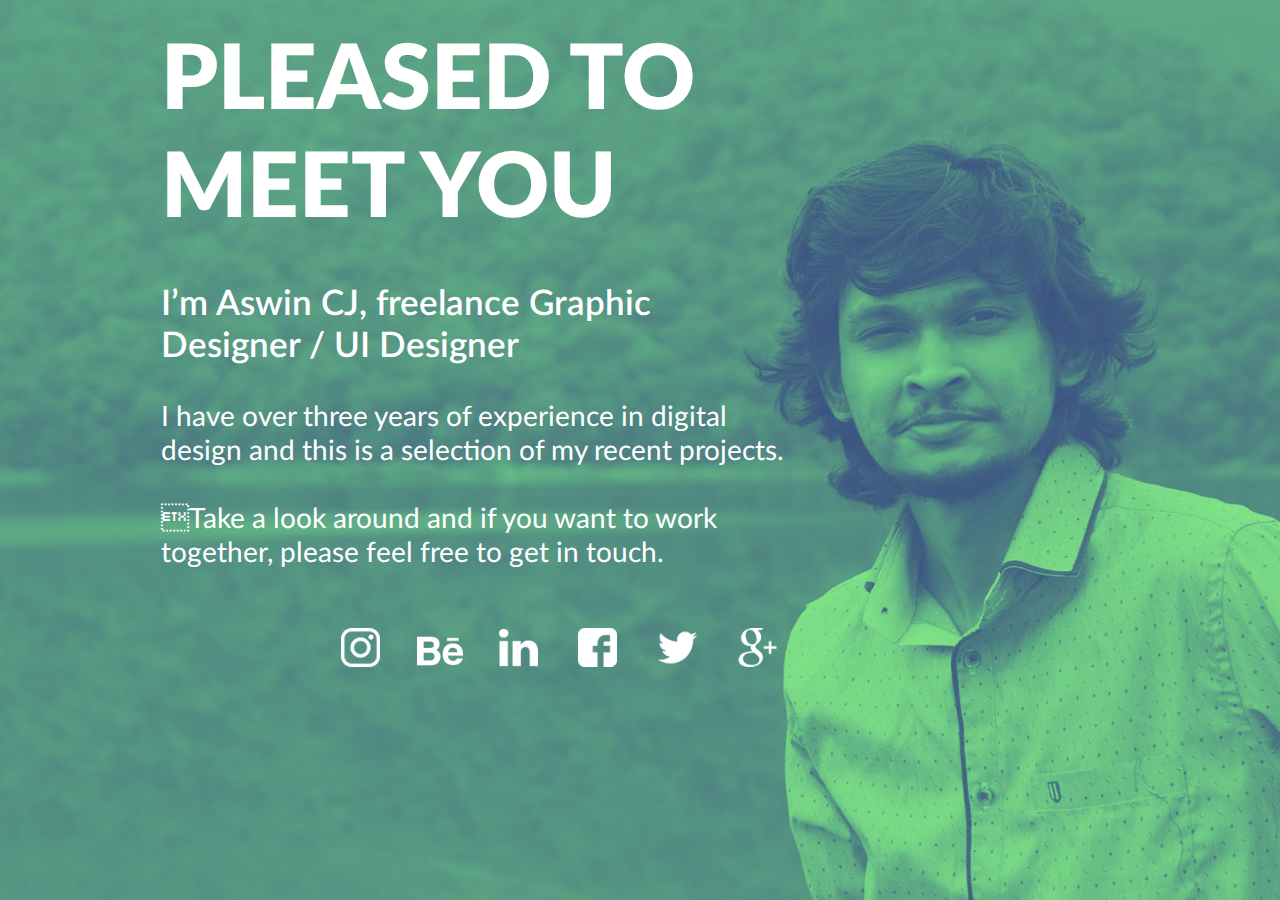
<file: index.html>
<!DOCTYPE html>
<html class="nojs html" lang="en-GB">
 <head>

  <meta http-equiv="Content-type" content="text/html;charset=UTF-8"/>
  <meta name="generator" content="2017.0.2.363"/>
  <meta name="viewport" content="width=device-width, initial-scale=1.0"/>
  
  <script type="text/javascript">
   // Update the 'nojs'/'js' class on the html node
document.documentElement.className = document.documentElement.className.replace(/\bnojs\b/g, 'js');

// Check that all required assets are uploaded and up-to-date
if(typeof Muse == "undefined") window.Muse = {}; window.Muse.assets = {"required":["museutils.js", "museconfig.js", "jquery.musepolyfill.bgsize.js", "jquery.watch.js", "jquery.museresponsive.js", "require.js", "index.css"], "outOfDate":[]};
</script>
  
  <title>Home</title>
  <!-- CSS -->
  <link rel="stylesheet" type="text/css" href="css/site_global.css?crc=443350757"/>
  <link rel="stylesheet" type="text/css" href="css/master_a-master.css?crc=4224380592"/>
  <link rel="stylesheet" type="text/css" href="css/index.css?crc=98405917" id="pagesheet"/>
  <!-- IE-only CSS -->
  <!--[if lt IE 9]>
  <link rel="stylesheet" type="text/css" href="css/nomq_preview_master_a-master.css?crc=222097747"/>
  <link rel="stylesheet" type="text/css" href="css/nomq_index.css?crc=3927739680" id="nomq_pagesheet"/>
  <![endif]-->
    <!--custom head HTML-->
  <style>.fullHeight {height:100vh !important;min-height:100vh !important;}</style>
<link href="https://fonts.googleapis.com/css?family=Lato:400,700,900" rel="stylesheet">
  <!--/*

*/
-->
 </head>
 <body>

  <div class="breakpoint active" id="bp_infinity" data-min-width="1681"><!-- responsive breakpoint node -->
   <div class="fullHeight clearfix borderbox" id="page"><!-- column -->
    <div class="browser_width colelem" id="u2482-bw">
     <div class="fullHeight museBGSize" id="u2482"><!-- column -->
      <div class="clearfix" id="u2482_align_to_page">
       <div class="clearfix colelem shared_content" id="u2882-6" data-content-guid="u2882-6_content"><!-- content -->
        <p id="u2882-2">PLEASED TO</p>
        <p id="u2882-4">MEET YOU</p>
       </div>
       <div class="clearfix colelem shared_content" id="u2876-4" data-content-guid="u2876-4_content"><!-- content -->
        <h1 id="u2876-2">I’m Aswin CJ, freelance Graphic Designer / UI Designer</h1>
       </div>
       <div class="clearfix colelem" id="u5149-11"><!-- content -->
        <p id="u5149-2">I have over three years of experience in digital design</p>
        <p id="u5149-4">and this is a selection of my recent projects.</p>
        <p id="u5149-5">&nbsp;</p>
        <p id="u5149-7">Take a look around and if you want to work together,</p>
        <p id="u5149-9">please feel free to get in touch.</p>
       </div>
       <div class="clearfix colelem shared_content" id="u3564" data-content-guid="u3564_content"><!-- group -->
        <a class="nonblock nontext museBGSize grpelem" id="u3384" href="https://www.instagram.com/ACJLionsRoar"><!-- simple frame --><div class="fluid_height_spacer"></div></a>
        <a class="nonblock nontext museBGSize grpelem" id="u3400" href="https://www.behance.net/ACJLionsRoar"><!-- simple frame --><div class="fluid_height_spacer"></div></a>
        <a class="nonblock nontext museBGSize grpelem" id="u3426" href="https://in.linkedin.com/in/ACJLionsRoar"><!-- simple frame --><div class="fluid_height_spacer"></div></a>
        <a class="nonblock nontext museBGSize grpelem" id="u3452" href="https://www.facebook.com/ACJLionsRoar"><!-- simple frame --><div class="fluid_height_spacer"></div></a>
        <a class="nonblock nontext museBGSize grpelem" id="u3486" href="https://twitter.com/ACJLionsRoar"><!-- simple frame --><div class="fluid_height_spacer"></div></a>
        <a class="nonblock nontext museBGSize grpelem" id="u3512" href="https://plus.google.com/+AswinCJ"><!-- simple frame --><div class="fluid_height_spacer"></div></a>
        <div class="grpelem" id="u3538"><!-- simple frame -->
         <div class="fluid_height_spacer"></div>
        </div>
       </div>
      </div>
     </div>
    </div>
   </div>
  </div>
  <div class="breakpoint" id="bp_1680" data-min-width="1441" data-max-width="1680"><!-- responsive breakpoint node -->
   <div class="fullHeight clearfix borderbox temp_no_id" data-orig-id="page"><!-- column -->
    <div class="browser_width colelem temp_no_id" data-orig-id="u2482-bw">
     <div class="fullHeight museBGSize temp_no_id" data-orig-id="u2482"><!-- column -->
      <div class="clearfix temp_no_id" data-orig-id="u2482_align_to_page">
       <div class="position_content" id="u2482_position_content">
        <span class="clearfix colelem placeholder" data-placeholder-for="u2882-6_content"><!-- placeholder node --></span>
        <span class="clearfix colelem placeholder" data-placeholder-for="u2876-4_content"><!-- placeholder node --></span>
        <div class="clearfix colelem shared_content" id="u2888-7" data-content-guid="u2888-7_content"><!-- content -->
         <p id="u2888-2">I have over three years of experience in digital design and this is a selection of my recent projects.</p>
         <p id="u2888-3">&nbsp;</p>
         <p id="u2888-5">Take a look around and if you want to work together, please feel free to get in touch.</p>
        </div>
        <span class="clearfix colelem placeholder" data-placeholder-for="u3564_content"><!-- placeholder node --></span>
       </div>
      </div>
     </div>
    </div>
   </div>
  </div>
  <div class="breakpoint" id="bp_1440" data-min-width="1253" data-max-width="1440"><!-- responsive breakpoint node -->
   <div class="fullHeight clearfix borderbox temp_no_id" data-orig-id="page"><!-- column -->
    <div class="browser_width colelem temp_no_id" data-orig-id="u2482-bw">
     <div class="fullHeight museBGSize temp_no_id" data-orig-id="u2482"><!-- column -->
      <div class="clearfix temp_no_id" data-orig-id="u2482_align_to_page">
       <span class="clearfix colelem placeholder" data-placeholder-for="u2882-6_content"><!-- placeholder node --></span>
       <span class="clearfix colelem placeholder" data-placeholder-for="u2876-4_content"><!-- placeholder node --></span>
       <span class="clearfix colelem placeholder" data-placeholder-for="u2888-7_content"><!-- placeholder node --></span>
       <span class="clearfix colelem placeholder" data-placeholder-for="u3564_content"><!-- placeholder node --></span>
      </div>
     </div>
    </div>
   </div>
  </div>
  <div class="breakpoint" id="bp_1252" data-min-width="1081" data-max-width="1252"><!-- responsive breakpoint node -->
   <div class="fullHeight clearfix borderbox temp_no_id" data-orig-id="page"><!-- column -->
    <div class="browser_width colelem temp_no_id" data-orig-id="u2482-bw">
     <div class="fullHeight museBGSize temp_no_id" data-orig-id="u2482"><!-- column -->
      <div class="clearfix temp_no_id" data-orig-id="u2482_align_to_page">
       <span class="clearfix colelem placeholder" data-placeholder-for="u2882-6_content"><!-- placeholder node --></span>
       <span class="clearfix colelem placeholder" data-placeholder-for="u2876-4_content"><!-- placeholder node --></span>
       <span class="clearfix colelem placeholder" data-placeholder-for="u2888-7_content"><!-- placeholder node --></span>
       <span class="clearfix colelem placeholder" data-placeholder-for="u3564_content"><!-- placeholder node --></span>
      </div>
     </div>
    </div>
   </div>
  </div>
  <div class="breakpoint" id="bp_1080" data-min-width="769" data-max-width="1080"><!-- responsive breakpoint node -->
   <div class="fullHeight clearfix borderbox temp_no_id" data-orig-id="page"><!-- column -->
    <div class="browser_width colelem temp_no_id" data-orig-id="u2482-bw">
     <div class="fullHeight museBGSize temp_no_id" data-orig-id="u2482"><!-- column -->
      <div class="clearfix temp_no_id" data-orig-id="u2482_align_to_page">
       <span class="clearfix colelem placeholder" data-placeholder-for="u2882-6_content"><!-- placeholder node --></span>
       <span class="clearfix colelem placeholder" data-placeholder-for="u2876-4_content"><!-- placeholder node --></span>
       <span class="clearfix colelem placeholder" data-placeholder-for="u2888-7_content"><!-- placeholder node --></span>
       <span class="clearfix colelem placeholder" data-placeholder-for="u3564_content"><!-- placeholder node --></span>
      </div>
     </div>
    </div>
   </div>
  </div>
  <div class="breakpoint" id="bp_768" data-min-width="601" data-max-width="768"><!-- responsive breakpoint node -->
   <div class="fullHeight clearfix borderbox temp_no_id" data-orig-id="page"><!-- column -->
    <div class="browser_width colelem temp_no_id" data-orig-id="u2482-bw">
     <div class="fullHeight museBGSize temp_no_id" data-orig-id="u2482"><!-- column -->
      <div class="clearfix temp_no_id" data-orig-id="u2482_align_to_page">
       <div class="clearfix colelem" id="u4415-4"><!-- content -->
        <p id="u4415-2">PLEASED TO MEET YOU</p>
       </div>
       <span class="clearfix colelem placeholder" data-placeholder-for="u2876-4_content"><!-- placeholder node --></span>
      </div>
     </div>
    </div>
   </div>
  </div>
  <div class="breakpoint" id="bp_600" data-min-width="321" data-max-width="600"><!-- responsive breakpoint node -->
   <div class="fullHeight clearfix borderbox temp_no_id" data-orig-id="page"><!-- column -->
    <div class="browser_width colelem" id="u2763-bw">
     <div class="fullHeight museBGSize" id="u2763"><!-- column -->
      <div class="clearfix" id="u2763_align_to_page">
       <span class="clearfix colelem placeholder" data-placeholder-for="u2882-6_content"><!-- placeholder node --></span>
       <span class="clearfix colelem placeholder" data-placeholder-for="u2876-4_content"><!-- placeholder node --></span>
      </div>
     </div>
    </div>
   </div>
  </div>
  <div class="breakpoint" id="bp_320" data-max-width="320"><!-- responsive breakpoint node -->
   <div class="fullHeight clearfix borderbox temp_no_id" data-orig-id="page"><!-- column -->
    <div class="browser_width colelem temp_no_id" data-orig-id="u2763-bw">
     <div class="fullHeight museBGSize temp_no_id" data-orig-id="u2763"><!-- column -->
      <div class="clearfix temp_no_id" data-orig-id="u2763_align_to_page">
       <span class="clearfix colelem placeholder" data-placeholder-for="u2882-6_content"><!-- placeholder node --></span>
       <span class="clearfix colelem placeholder" data-placeholder-for="u2876-4_content"><!-- placeholder node --></span>
      </div>
     </div>
    </div>
   </div>
  </div>
  <!-- Other scripts -->
  <script type="text/javascript">
   window.Muse.assets.check=function(d){if(!window.Muse.assets.checked){window.Muse.assets.checked=!0;var b={},c=function(a,b){if(window.getComputedStyle){var c=window.getComputedStyle(a,null);return c&&c.getPropertyValue(b)||c&&c[b]||""}if(document.documentElement.currentStyle)return(c=a.currentStyle)&&c[b]||a.style&&a.style[b]||"";return""},a=function(a){if(a.match(/^rgb/))return a=a.replace(/\s+/g,"").match(/([\d\,]+)/gi)[0].split(","),(parseInt(a[0])<<16)+(parseInt(a[1])<<8)+parseInt(a[2]);if(a.match(/^\#/))return parseInt(a.substr(1),
16);return 0},g=function(g){for(var f=document.getElementsByTagName("link"),h=0;h<f.length;h++)if("text/css"==f[h].type){var i=(f[h].href||"").match(/\/?css\/([\w\-]+\.css)\?crc=(\d+)/);if(!i||!i[1]||!i[2])break;b[i[1]]=i[2]}f=document.createElement("div");f.className="version";f.style.cssText="display:none; width:1px; height:1px;";document.getElementsByTagName("body")[0].appendChild(f);for(h=0;h<Muse.assets.required.length;){var i=Muse.assets.required[h],l=i.match(/([\w\-\.]+)\.(\w+)$/),k=l&&l[1]?
l[1]:null,l=l&&l[2]?l[2]:null;switch(l.toLowerCase()){case "css":k=k.replace(/\W/gi,"_").replace(/^([^a-z])/gi,"_$1");f.className+=" "+k;k=a(c(f,"color"));l=a(c(f,"backgroundColor"));k!=0||l!=0?(Muse.assets.required.splice(h,1),"undefined"!=typeof b[i]&&(k!=b[i]>>>24||l!=(b[i]&16777215))&&Muse.assets.outOfDate.push(i)):h++;f.className="version";break;case "js":h++;break;default:throw Error("Unsupported file type: "+l);}}d?d().jquery!="1.8.3"&&Muse.assets.outOfDate.push("jquery-1.8.3.min.js"):Muse.assets.required.push("jquery-1.8.3.min.js");
f.parentNode.removeChild(f);if(Muse.assets.outOfDate.length||Muse.assets.required.length)f="Some files on the server may be missing or incorrect. Clear browser cache and try again. If the problem persists please contact website author.",g&&Muse.assets.outOfDate.length&&(f+="\nOut of date: "+Muse.assets.outOfDate.join(",")),g&&Muse.assets.required.length&&(f+="\nMissing: "+Muse.assets.required.join(",")),alert(f)};location&&location.search&&location.search.match&&location.search.match(/muse_debug/gi)?setTimeout(function(){g(!0)},5E3):g()}};
var muse_init=function(){require.config({baseUrl:""});require(["jquery","museutils","whatinput","jquery.musepolyfill.bgsize","jquery.watch","jquery.museresponsive"],function(d){var $ = d;$(document).ready(function(){try{
window.Muse.assets.check($);/* body */
Muse.Utils.transformMarkupToFixBrowserProblemsPreInit();/* body */
Muse.Utils.prepHyperlinks(true);/* body */
Muse.Utils.resizeHeight('.browser_width');/* resize height */
Muse.Utils.requestAnimationFrame(function() { $('body').addClass('initialized'); });/* mark body as initialized */
$( '.breakpoint' ).registerBreakpoint();/* Register breakpoints */
Muse.Utils.transformMarkupToFixBrowserProblems();/* body */
}catch(b){if(b&&"function"==typeof b.notify?b.notify():Muse.Assert.fail("Error calling selector function: "+b),false)throw b;}})})};

</script>
  <!-- RequireJS script -->
  <script src="scripts/require.js?crc=4234670167" type="text/javascript" async data-main="scripts/museconfig.js?crc=3849126041" onload="if (requirejs) requirejs.onError = function(requireType, requireModule) { if (requireType && requireType.toString && requireType.toString().indexOf && 0 <= requireType.toString().indexOf('#scripterror')) window.Muse.assets.check(); }" onerror="window.Muse.assets.check();"></script>
   </body>
</html>
</file>
<file: css/site_global.css>
html{min-height:100%;min-width:100%;-ms-text-size-adjust:none;}body,div,dl,dt,dd,ul,ol,li,nav,h1,h2,h3,h4,h5,h6,pre,code,form,fieldset,legend,input,button,textarea,p,blockquote,th,td,a{margin:0px;padding:0px;border-width:0px;border-style:solid;border-color:transparent;-webkit-transform-origin:left top;-ms-transform-origin:left top;-o-transform-origin:left top;transform-origin:left top;background-repeat:no-repeat;}button.submit-btn{-moz-box-sizing:content-box;-webkit-box-sizing:content-box;box-sizing:content-box;}.transition{-webkit-transition-property:background-image,background-position,background-color,border-color,border-radius,color,font-size,font-style,font-weight,letter-spacing,line-height,text-align,box-shadow,text-shadow,opacity;transition-property:background-image,background-position,background-color,border-color,border-radius,color,font-size,font-style,font-weight,letter-spacing,line-height,text-align,box-shadow,text-shadow,opacity;}.transition *{-webkit-transition:inherit;transition:inherit;}table{border-collapse:collapse;border-spacing:0px;}fieldset,img{border:0px;border-style:solid;-webkit-transform-origin:left top;-ms-transform-origin:left top;-o-transform-origin:left top;transform-origin:left top;}address,caption,cite,code,dfn,em,strong,th,var,optgroup{font-style:inherit;font-weight:inherit;}del,ins{text-decoration:none;}li{list-style:none;}caption,th{text-align:left;}h1,h2,h3,h4,h5,h6{font-size:100%;font-weight:inherit;}input,button,textarea,select,optgroup,option{font-family:inherit;font-size:inherit;font-style:inherit;font-weight:inherit;}.form-grp input,.form-grp textarea{-webkit-appearance:none;-webkit-border-radius:0;}body{font-family:Arial, Helvetica Neue, Helvetica, sans-serif;text-align:left;font-size:14px;line-height:17px;word-wrap:break-word;text-rendering:optimizeLegibility;-moz-font-feature-settings:'liga';-ms-font-feature-settings:'liga';-webkit-font-feature-settings:'liga';font-feature-settings:'liga';}a:link{color:#0000FF;text-decoration:underline;}a:visited{color:#800080;text-decoration:underline;}a:hover{color:#0000FF;text-decoration:underline;}a:active{color:#EE0000;text-decoration:underline;}a.nontext{color:black;text-decoration:none;font-style:normal;font-weight:normal;}.normal_text{color:#000000;direction:ltr;font-family:Arial, Helvetica Neue, Helvetica, sans-serif;font-size:14px;font-style:normal;font-weight:normal;letter-spacing:0px;line-height:17px;text-align:left;text-decoration:none;text-indent:0px;text-transform:none;vertical-align:0px;padding:0px;}.list0 li:before{position:absolute;right:100%;letter-spacing:0px;text-decoration:none;font-weight:normal;font-style:normal;}.rtl-list li:before{right:auto;left:100%;}.nls-None > li:before,.nls-None .list3 > li:before,.nls-None .list6 > li:before{margin-right:6px;content:'•';}.nls-None .list1 > li:before,.nls-None .list4 > li:before,.nls-None .list7 > li:before{margin-right:6px;content:'○';}.nls-None,.nls-None .list1,.nls-None .list2,.nls-None .list3,.nls-None .list4,.nls-None .list5,.nls-None .list6,.nls-None .list7,.nls-None .list8{padding-left:34px;}.nls-None.rtl-list,.nls-None .list1.rtl-list,.nls-None .list2.rtl-list,.nls-None .list3.rtl-list,.nls-None .list4.rtl-list,.nls-None .list5.rtl-list,.nls-None .list6.rtl-list,.nls-None .list7.rtl-list,.nls-None .list8.rtl-list{padding-left:0px;padding-right:34px;}.nls-None .list2 > li:before,.nls-None .list5 > li:before,.nls-None .list8 > li:before{margin-right:6px;content:'-';}.nls-None.rtl-list > li:before,.nls-None .list1.rtl-list > li:before,.nls-None .list2.rtl-list > li:before,.nls-None .list3.rtl-list > li:before,.nls-None .list4.rtl-list > li:before,.nls-None .list5.rtl-list > li:before,.nls-None .list6.rtl-list > li:before,.nls-None .list7.rtl-list > li:before,.nls-None .list8.rtl-list > li:before{margin-right:0px;margin-left:6px;}.TabbedPanelsTab{white-space:nowrap;}.MenuBar .MenuBarView,.MenuBar .SubMenuView{display:block;list-style:none;}.MenuBar .SubMenu{display:none;position:absolute;}.NoWrap{white-space:nowrap;word-wrap:normal;}.rootelem{margin-left:auto;margin-right:auto;}.colelem{display:inline;float:left;clear:both;}.clearfix:after{content:"\0020";visibility:hidden;display:block;height:0px;clear:both;}*:first-child+html .clearfix{zoom:1;}.clip_frame{overflow:hidden;}.popup_anchor{position:relative;width:0px;height:0px;}.popup_element{z-index:100000;}.svg{display:block;vertical-align:top;}span.wrap{content:'';clear:left;display:block;}span.actAsInlineDiv{display:inline-block;}.position_content,.excludeFromNormalFlow{float:left;}.preload_images{position:absolute;overflow:hidden;left:-9999px;top:-9999px;height:1px;width:1px;}.preload{height:1px;width:1px;}.animateStates{-webkit-transition:0.3s ease-in-out;-moz-transition:0.3s ease-in-out;-o-transition:0.3s ease-in-out;transition:0.3s ease-in-out;}[data-whatinput="mouse"] *:focus,[data-whatinput="touch"] *:focus,input:focus,textarea:focus{outline:none;}textarea{resize:none;overflow:auto;}.fld-prompt{pointer-events:none;}.wrapped-input{position:absolute;top:0px;left:0px;background:transparent;border:none;}.submit-btn{z-index:50000;cursor:pointer;}.anchor_item{width:22px;height:18px;}.MenuBar .SubMenuVisible,.MenuBarVertical .SubMenuVisible,.MenuBar .SubMenu .SubMenuVisible,.popup_element.Active,span.actAsPara,.actAsDiv,a.nonblock.nontext,img.block{display:block;}.widget_invisible,.js .invi,.js .mse_pre_init{visibility:hidden;}.ose_ei{visibility:hidden;z-index:0;}.no_vert_scroll{overflow-y:hidden;}.always_vert_scroll{overflow-y:scroll;}.always_horz_scroll{overflow-x:scroll;}.fullscreen{overflow:hidden;left:0px;top:0px;position:fixed;height:100%;width:100%;-moz-box-sizing:border-box;-webkit-box-sizing:border-box;-ms-box-sizing:border-box;box-sizing:border-box;}.fullwidth{position:absolute;}.borderbox{-moz-box-sizing:border-box;-webkit-box-sizing:border-box;-ms-box-sizing:border-box;box-sizing:border-box;}.scroll_wrapper{position:absolute;overflow:auto;left:0px;right:0px;top:0px;bottom:0px;padding-top:0px;padding-bottom:0px;margin-top:0px;margin-bottom:0px;}.browser_width > *{position:absolute;left:0px;right:0px;}.grpelem,.accordion_wrapper{display:inline;float:left;}.fld-checkbox input[type=checkbox],.fld-radiobutton input[type=radio]{position:absolute;overflow:hidden;clip:rect(0px, 0px, 0px, 0px);height:1px;width:1px;margin:-1px;padding:0px;border:0px;}.fld-checkbox input[type=checkbox] + label,.fld-radiobutton input[type=radio] + label{display:inline-block;background-repeat:no-repeat;cursor:pointer;float:left;width:100%;height:100%;}.pointer_cursor,.fld-recaptcha-mode,.fld-recaptcha-refresh,.fld-recaptcha-help{cursor:pointer;}p,h1,h2,h3,h4,h5,h6,ol,ul,span.actAsPara{max-height:1000000px;}.superscript{vertical-align:super;font-size:66%;line-height:0px;}.subscript{vertical-align:sub;font-size:66%;line-height:0px;}.horizontalSlideShow{-ms-touch-action:pan-y;touch-action:pan-y;}.verticalSlideShow{-ms-touch-action:pan-x;touch-action:pan-x;}.colelem100,.verticalspacer{clear:both;}.list0 li,.MenuBar .MenuItemContainer,.SlideShowContentPanel .fullscreen img,.css_verticalspacer .verticalspacer{position:relative;}.popup_element.Inactive,.js .disn,.js .an_invi,.hidden,.breakpoint{display:none;}#muse_css_mq{position:absolute;display:none;background-color:#FFFFFE;}.fluid_height_spacer{width:0.01px;}.muse_check_css{display:none;position:fixed;}@media screen and (-webkit-min-device-pixel-ratio:0){body{text-rendering:auto;}}
</file>
<file: css/master_a-master.css>
.fullHeight{background-color:transparent;border-color:#000000;border-width:0px;}#u2876-4{font-weight:600;background-color:transparent;color:#FFFFFF;font-family:'__Lato_5';}@media (min-width: 1681px), print{#u2482{opacity:1;-ms-filter:"progid:DXImageTransform.Microsoft.Alpha(Opacity=100)";filter:alpha(opacity=100);background:#303030 url("../images/1920.jpg?crc=92486814") no-repeat right center;background-size:cover;}#u2882-6{background-color:transparent;color:#FFFFFF;line-height:120px;font-size:100px;font-family:'__Lato_5';font-weight:900;}#u2876-4{line-height:46px;font-size:38px;}#u5149-11{background-color:transparent;color:#FFFFFF;line-height:40px;font-size:33px;font-family:'__Lato_5';font-weight:400;}#u3564{border-width:0px;border-color:transparent;background-color:transparent;}#u3384{opacity:1;-ms-filter:"progid:DXImageTransform.Microsoft.Alpha(Opacity=100)";filter:alpha(opacity=100);background:transparent url("../images/instagram-logo.png?crc=306659054") no-repeat center center;background-size:contain;}#u3400{opacity:1;-ms-filter:"progid:DXImageTransform.Microsoft.Alpha(Opacity=100)";filter:alpha(opacity=100);background:transparent url("../images/behance-logo.png?crc=455432998") no-repeat center center;background-size:contain;}#u3426{opacity:1;-ms-filter:"progid:DXImageTransform.Microsoft.Alpha(Opacity=100)";filter:alpha(opacity=100);background:transparent url("../images/linked-in-logo.png?crc=282668473") no-repeat center center;background-size:contain;}#u3452{opacity:1;-ms-filter:"progid:DXImageTransform.Microsoft.Alpha(Opacity=100)";filter:alpha(opacity=100);background:transparent url("../images/facebook-logo.png?crc=340440758") no-repeat center center;background-size:contain;}#u3486{opacity:1;-ms-filter:"progid:DXImageTransform.Microsoft.Alpha(Opacity=100)";filter:alpha(opacity=100);background:transparent url("../images/twitter-logo-silhouette.png?crc=4130567476") no-repeat center center;background-size:contain;}#u3512{opacity:1;-ms-filter:"progid:DXImageTransform.Microsoft.Alpha(Opacity=100)";filter:alpha(opacity=100);background:transparent url("../images/google-plus-logo.png?crc=3783636773") no-repeat center center;background-size:contain;}}@media (min-width: 1441px) and (max-width: 1680px){#u2482{opacity:1;-ms-filter:"progid:DXImageTransform.Microsoft.Alpha(Opacity=100)";filter:alpha(opacity=100);background:#303030 url("../images/1920.jpg?crc=92486814") no-repeat right center;background-size:cover;}#u2882-6{background-color:transparent;color:#FFFFFF;line-height:120px;font-size:100px;font-family:'__Lato_5';font-weight:900;}#u2876-4{line-height:46px;font-size:38px;}#u2888-7{background-color:transparent;color:#FFFFFF;line-height:40px;font-size:33px;font-family:'__Lato_5';font-weight:400;}#u3564{border-width:0px;border-color:transparent;background-color:transparent;}#u3384{opacity:1;-ms-filter:"progid:DXImageTransform.Microsoft.Alpha(Opacity=100)";filter:alpha(opacity=100);background:transparent url("../images/instagram-logo.png?crc=306659054") no-repeat center center;background-size:contain;}#u3400{opacity:1;-ms-filter:"progid:DXImageTransform.Microsoft.Alpha(Opacity=100)";filter:alpha(opacity=100);background:transparent url("../images/behance-logo.png?crc=455432998") no-repeat center center;background-size:contain;}#u3426{opacity:1;-ms-filter:"progid:DXImageTransform.Microsoft.Alpha(Opacity=100)";filter:alpha(opacity=100);background:transparent url("../images/linked-in-logo.png?crc=282668473") no-repeat center center;background-size:contain;}#u3452{opacity:1;-ms-filter:"progid:DXImageTransform.Microsoft.Alpha(Opacity=100)";filter:alpha(opacity=100);background:transparent url("../images/facebook-logo.png?crc=340440758") no-repeat center center;background-size:contain;}#u3486{opacity:1;-ms-filter:"progid:DXImageTransform.Microsoft.Alpha(Opacity=100)";filter:alpha(opacity=100);background:transparent url("../images/twitter-logo-silhouette.png?crc=4130567476") no-repeat center center;background-size:contain;}#u3512{opacity:1;-ms-filter:"progid:DXImageTransform.Microsoft.Alpha(Opacity=100)";filter:alpha(opacity=100);background:transparent url("../images/google-plus-logo.png?crc=3783636773") no-repeat center center;background-size:contain;}}@media (min-width: 1253px) and (max-width: 1440px){#u2482{opacity:1;-ms-filter:"progid:DXImageTransform.Microsoft.Alpha(Opacity=100)";filter:alpha(opacity=100);background:#303030 url("../images/1920.jpg?crc=92486814") no-repeat right center;background-size:cover;}#u2882-6{background-color:transparent;color:#FFFFFF;line-height:108px;font-size:90px;font-family:'__Lato_5';font-weight:900;}#u2876-4{line-height:42px;font-size:35px;}#u2888-7{background-color:transparent;color:#FFFFFF;line-height:34px;font-size:28px;font-family:'__Lato_5';font-weight:400;}#u3564{border-width:0px;border-color:transparent;background-color:transparent;}#u3384{opacity:1;-ms-filter:"progid:DXImageTransform.Microsoft.Alpha(Opacity=100)";filter:alpha(opacity=100);background:transparent url("../images/instagram-logo.png?crc=306659054") no-repeat center center;background-size:contain;}#u3400{opacity:1;-ms-filter:"progid:DXImageTransform.Microsoft.Alpha(Opacity=100)";filter:alpha(opacity=100);background:transparent url("../images/behance-logo.png?crc=455432998") no-repeat center center;background-size:contain;}#u3426{opacity:1;-ms-filter:"progid:DXImageTransform.Microsoft.Alpha(Opacity=100)";filter:alpha(opacity=100);background:transparent url("../images/linked-in-logo.png?crc=282668473") no-repeat center center;background-size:contain;}#u3452{opacity:1;-ms-filter:"progid:DXImageTransform.Microsoft.Alpha(Opacity=100)";filter:alpha(opacity=100);background:transparent url("../images/facebook-logo.png?crc=340440758") no-repeat center center;background-size:contain;}#u3486{opacity:1;-ms-filter:"progid:DXImageTransform.Microsoft.Alpha(Opacity=100)";filter:alpha(opacity=100);background:transparent url("../images/twitter-logo-silhouette.png?crc=4130567476") no-repeat center center;background-size:contain;}#u3512{opacity:1;-ms-filter:"progid:DXImageTransform.Microsoft.Alpha(Opacity=100)";filter:alpha(opacity=100);background:transparent url("../images/google-plus-logo.png?crc=3783636773") no-repeat center center;background-size:contain;}}@media (min-width: 1081px) and (max-width: 1252px){#u2482{opacity:1;-ms-filter:"progid:DXImageTransform.Microsoft.Alpha(Opacity=100)";filter:alpha(opacity=100);background:#303030 url("../images/1920.jpg?crc=92486814") no-repeat right center;background-size:cover;}#u2882-6{background-color:transparent;color:#FFFFFF;line-height:96px;font-size:80px;font-family:'__Lato_5';font-weight:900;}#u2876-4{line-height:36px;font-size:30px;}#u2888-7{background-color:transparent;color:#FFFFFF;line-height:30px;font-size:25px;font-family:'__Lato_5';font-weight:400;}#u3564{border-width:0px;border-color:transparent;background-color:transparent;}#u3384{opacity:1;-ms-filter:"progid:DXImageTransform.Microsoft.Alpha(Opacity=100)";filter:alpha(opacity=100);background:transparent url("../images/instagram-logo.png?crc=306659054") no-repeat center center;background-size:contain;}#u3400{opacity:1;-ms-filter:"progid:DXImageTransform.Microsoft.Alpha(Opacity=100)";filter:alpha(opacity=100);background:transparent url("../images/behance-logo.png?crc=455432998") no-repeat center center;background-size:contain;}#u3426{opacity:1;-ms-filter:"progid:DXImageTransform.Microsoft.Alpha(Opacity=100)";filter:alpha(opacity=100);background:transparent url("../images/linked-in-logo.png?crc=282668473") no-repeat center center;background-size:contain;}#u3452{opacity:1;-ms-filter:"progid:DXImageTransform.Microsoft.Alpha(Opacity=100)";filter:alpha(opacity=100);background:transparent url("../images/facebook-logo.png?crc=340440758") no-repeat center center;background-size:contain;}#u3486{opacity:1;-ms-filter:"progid:DXImageTransform.Microsoft.Alpha(Opacity=100)";filter:alpha(opacity=100);background:transparent url("../images/twitter-logo-silhouette.png?crc=4130567476") no-repeat center center;background-size:contain;}#u3512{opacity:1;-ms-filter:"progid:DXImageTransform.Microsoft.Alpha(Opacity=100)";filter:alpha(opacity=100);background:transparent url("../images/google-plus-logo.png?crc=3783636773") no-repeat center center;background-size:contain;}}@media (min-width: 769px) and (max-width: 1080px){#u2482{opacity:1;-ms-filter:"progid:DXImageTransform.Microsoft.Alpha(Opacity=100)";filter:alpha(opacity=100);background:#303030 url("../images/1920.jpg?crc=92486814") no-repeat right center;background-size:cover;}#u2882-6{background-color:transparent;color:#FFFFFF;line-height:84px;font-size:70px;font-family:'__Lato_5';font-weight:900;}#u2876-4{line-height:30px;font-size:25px;}#u2888-7{background-color:transparent;color:#FFFFFF;line-height:24px;font-size:20px;font-family:'__Lato_5';font-weight:400;}#u3564{border-width:0px;border-color:transparent;background-color:transparent;}#u3384{opacity:1;-ms-filter:"progid:DXImageTransform.Microsoft.Alpha(Opacity=100)";filter:alpha(opacity=100);background:transparent url("../images/instagram-logo.png?crc=306659054") no-repeat center center;background-size:contain;}#u3400{opacity:1;-ms-filter:"progid:DXImageTransform.Microsoft.Alpha(Opacity=100)";filter:alpha(opacity=100);background:transparent url("../images/behance-logo.png?crc=455432998") no-repeat center center;background-size:contain;}#u3426{opacity:1;-ms-filter:"progid:DXImageTransform.Microsoft.Alpha(Opacity=100)";filter:alpha(opacity=100);background:transparent url("../images/linked-in-logo.png?crc=282668473") no-repeat center center;background-size:contain;}#u3452{opacity:1;-ms-filter:"progid:DXImageTransform.Microsoft.Alpha(Opacity=100)";filter:alpha(opacity=100);background:transparent url("../images/facebook-logo.png?crc=340440758") no-repeat center center;background-size:contain;}#u3486{opacity:1;-ms-filter:"progid:DXImageTransform.Microsoft.Alpha(Opacity=100)";filter:alpha(opacity=100);background:transparent url("../images/twitter-logo-silhouette.png?crc=4130567476") no-repeat center center;background-size:contain;}#u3512{opacity:1;-ms-filter:"progid:DXImageTransform.Microsoft.Alpha(Opacity=100)";filter:alpha(opacity=100);background:transparent url("../images/google-plus-logo.png?crc=3783636773") no-repeat center center;background-size:contain;}}@media (min-width: 601px) and (max-width: 768px){#u2482{opacity:1;-ms-filter:"progid:DXImageTransform.Microsoft.Alpha(Opacity=100)";filter:alpha(opacity=100);background:#303030 url("../images/1920.jpg?crc=92486814") no-repeat right center;background-size:cover;}#u4415-4{background-color:transparent;line-height:60px;color:#FFFFFF;text-align:center;font-size:50px;font-family:'__Lato_5';font-weight:900;}#u2876-4{line-height:48px;text-align:center;font-size:40px;}}@media (min-width: 321px) and (max-width: 600px){#u2763{opacity:1;-ms-filter:"progid:DXImageTransform.Microsoft.Alpha(Opacity=100)";filter:alpha(opacity=100);background:#303030 url("../images/768.jpg?crc=3892784280") no-repeat right center;background-size:cover;}#u2882-6{background-color:transparent;line-height:60px;color:#FFFFFF;text-align:center;font-size:50px;font-family:'__Lato_5';font-weight:900;}#u2876-4{line-height:36px;text-align:center;font-size:30px;}}@media (max-width: 320px){#u2763{opacity:1;-ms-filter:"progid:DXImageTransform.Microsoft.Alpha(Opacity=100)";filter:alpha(opacity=100);background:#303030 url("../images/768.jpg?crc=3892784280") no-repeat right center;background-size:cover;}#u2882-6{background-color:transparent;line-height:36px;color:#FFFFFF;text-align:center;font-size:30px;font-family:'__Lato_5';font-weight:900;}#u2876-4{line-height:30px;text-align:center;font-size:25px;}}
</file>
<file: css/index.css>
.version.index{color:#000005;background-color:#DD8E1D;}.js body{visibility:hidden;}.js body.initialized{visibility:visible;}@font-face{font-family:'__Lato_5';src:url('../fonts/lato-regular.eot');src:local('☺'), url('../fonts/lato-regular.woff') format('woff');font-weight:400;font-style:normal;}@font-face{font-family:'__Lato_5';src:url('../fonts/lato-black.eot');src:local('☺'), url('../fonts/lato-black.woff') format('woff');font-weight:900;font-style:normal;}@font-face{font-family:'__Lato_5';src:url('../fonts/lato-semibold.eot');src:local('☺'), url('../fonts/lato-semibold.woff') format('woff');font-weight:600;font-style:normal;}#page{width:100%;filter:alpha(opacity=100);background-color:transparent;background-image:none;-ms-filter:"progid:DXImageTransform.Microsoft.Alpha(Opacity=100)";margin-right:auto;border-width:0px;margin-left:auto;border-color:#000000;z-index:1;opacity:1;}.fullHeight{background-color:transparent;border-color:#000000;border-width:0px;}#u2876-4{z-index:3;position:relative;}.html{background-color:#FFFFFF;}body{position:relative;}@media (min-width: 1681px), print{#muse_css_mq{background-color:#FFFFFF;}#bp_infinity.active{display:block;}#page{min-height:854px;}#u2482_align_to_page{margin-left:auto;margin-right:auto;position:relative;width:100%;padding-top:82px;padding-bottom:120px;}#u2882-6{z-index:7;min-height:260px;left:161px;position:relative;width:63.08%;}#u2876-4{min-height:101px;left:161px;margin-top:48px;width:73.75%;}#u5149-11{z-index:21;min-height:235px;left:161px;margin-top:13px;position:relative;width:61.31%;}#u3564{z-index:13;margin-top:31px;position:relative;width:30.58%;margin-left:34.72%;left:-111px;}#u3384{z-index:14;position:relative;margin-right:-10000px;margin-top:5px;width:10.23%;margin-left:44.89%;left:-264px;}#u3400{z-index:15;position:relative;margin-right:-10000px;width:13.63%;margin-left:43.19%;left:-176px;}#u3400 .fluid_height_spacer{padding-bottom:77.5%;}#u3426{z-index:16;position:relative;margin-right:-10000px;margin-top:5px;width:10.23%;margin-left:44.89%;left:-88px;}#u3452{z-index:17;position:relative;margin-right:-10000px;margin-top:5px;width:10.23%;margin-left:44.89%;left:1px;}#u3486{z-index:18;position:relative;margin-right:-10000px;margin-top:5px;width:10.23%;margin-left:44.89%;left:89px;}#u3512{z-index:19;position:relative;margin-right:-10000px;margin-top:5px;width:10.23%;margin-left:44.89%;left:177px;}#u3538{z-index:20;position:relative;margin-right:-10000px;margin-top:5px;width:10.23%;margin-left:44.89%;left:265px;}.ie #u3538{background-color:#FFFFFF;opacity:0.01;-ms-filter:"progid:DXImageTransform.Microsoft.Alpha(Opacity=1)";filter:alpha(opacity=1);margin-left:44.89%;left:265px;}#u3384 .fluid_height_spacer,#u3426 .fluid_height_spacer,#u3452 .fluid_height_spacer,#u3486 .fluid_height_spacer,#u3512 .fluid_height_spacer,#u3538 .fluid_height_spacer{padding-bottom:76.66666666666667%;}#u2482,#u2482-bw{z-index:2;min-height:952px;}}@media (min-width: 1441px) and (max-width: 1680px){#muse_css_mq{background-color:#000690;}#bp_1680.active{display:block;}#page{min-height:869px;max-width:1680px;}#u2482{z-index:2;min-height:869.85px;padding-bottom:0px;}#u2482_align_to_page{margin-left:auto;margin-right:auto;position:relative;width:100%;}#u2482_position_content{padding-top:62px;padding-bottom:103px;width:100%;}#u2882-6{z-index:7;min-height:236px;left:161px;position:relative;width:90.6%;}#u2876-4{min-height:101px;left:161px;margin-top:28px;width:57.33%;}#u2888-7{z-index:13;min-height:235px;left:161px;margin-top:3px;position:relative;width:42.15%;}#u3564{z-index:20;margin-top:42px;position:relative;width:34.53%;margin-left:32.74%;left:-110px;}#u3384{z-index:21;position:relative;margin-right:-10000px;margin-top:5px;width:8.97%;margin-left:45.52%;left:-264px;}#u3400{z-index:22;position:relative;margin-right:-10000px;width:11.38%;margin-left:44.32%;left:-176px;}#u3400 .fluid_height_spacer{padding-bottom:77.27272727272727%;}#u3426{z-index:23;position:relative;margin-right:-10000px;margin-top:5px;width:8.97%;margin-left:45.52%;left:-88px;}#u3452{z-index:24;position:relative;margin-right:-10000px;margin-top:5px;width:8.97%;margin-left:45.52%;left:0px;}#u3486{z-index:25;position:relative;margin-right:-10000px;margin-top:5px;width:8.97%;margin-left:45.52%;left:88px;}#u3512{z-index:26;position:relative;margin-right:-10000px;margin-top:5px;width:8.97%;margin-left:45.52%;left:176px;}#u3538{z-index:27;position:relative;margin-right:-10000px;margin-top:5px;width:8.97%;margin-left:45.52%;left:264px;}.ie #u3538{background-color:#FFFFFF;opacity:0.01;-ms-filter:"progid:DXImageTransform.Microsoft.Alpha(Opacity=1)";filter:alpha(opacity=1);margin-left:45.52%;left:264px;}#u3384 .fluid_height_spacer,#u3426 .fluid_height_spacer,#u3452 .fluid_height_spacer,#u3486 .fluid_height_spacer,#u3512 .fluid_height_spacer,#u3538 .fluid_height_spacer{padding-bottom:76.92307692307693%;}#u2482-bw{z-index:2;min-height:869.85px;}body{overflow-x:hidden;}}@media (min-width: 1253px) and (max-width: 1440px){#muse_css_mq{background-color:#0005a0;}#bp_1440.active{display:block;}#page{min-height:804.9999999999999px;padding-bottom:0px;max-width:1440px;}#u2482{z-index:2;min-height:806.6657331151117px;padding-bottom:0px;}#u2482_align_to_page{margin-left:auto;margin-right:auto;position:relative;width:100%;padding-top:28px;padding-bottom:127px;}#u2882-6{z-index:7;min-height:236px;left:161px;position:relative;width:88.82%;}#u2876-4{min-height:64px;left:161px;margin-top:20px;width:46.88%;}#u2888-7{z-index:13;min-height:193px;left:161px;margin-top:32px;position:relative;width:49.1%;}#u3564{z-index:20;margin-top:35px;position:relative;width:36.88%;margin-left:31.57%;left:-42px;}#u3384{z-index:21;position:relative;margin-right:-10000px;width:10.55%;margin-left:44.73%;left:-238px;}#u3400{z-index:22;position:relative;margin-right:-10000px;width:12.81%;margin-left:43.6%;left:-158px;}#u3400 .fluid_height_spacer{padding-bottom:76.47058823529412%;}#u3426{z-index:23;position:relative;margin-right:-10000px;width:10.55%;margin-left:44.73%;left:-80px;}#u3452{z-index:24;position:relative;margin-right:-10000px;width:10.55%;margin-left:44.73%;left:-1px;}#u3486{z-index:25;position:relative;margin-right:-10000px;width:10.55%;margin-left:44.73%;left:79px;}#u3512{z-index:26;position:relative;margin-right:-10000px;width:10.55%;margin-left:44.73%;left:159px;}#u3538{z-index:27;position:relative;margin-right:-10000px;width:10.55%;margin-left:44.73%;left:238px;}.ie #u3538{background-color:#FFFFFF;opacity:0.01;-ms-filter:"progid:DXImageTransform.Microsoft.Alpha(Opacity=1)";filter:alpha(opacity=1);margin-left:44.73%;left:238px;}#u3384 .fluid_height_spacer,#u3426 .fluid_height_spacer,#u3452 .fluid_height_spacer,#u3486 .fluid_height_spacer,#u3512 .fluid_height_spacer,#u3538 .fluid_height_spacer{padding-bottom:78.57142857142857%;}#u2482-bw{z-index:2;min-height:806.6657331151117px;}body{overflow-x:hidden;}}@media (min-width: 1081px) and (max-width: 1252px){#muse_css_mq{background-color:#0004e4;}#bp_1252.active{display:block;}#page{min-height:804.6882147598697px;padding-bottom:0px;max-width:1252px;}#u2482_align_to_page{margin-left:auto;margin-right:auto;position:relative;width:100%;padding-top:28px;padding-bottom:156px;}#u2882-6{z-index:7;min-height:193px;left:161px;position:relative;width:54.72%;}#u2876-4{min-height:64px;left:161px;margin-top:63px;width:46.89%;}#u2888-7{z-index:13;min-height:193px;left:161px;margin-top:44px;position:relative;width:48.41%;}#u3564{z-index:20;margin-top:31px;position:relative;width:41.86%;margin-left:29.08%;left:-41px;}#u3384{z-index:21;position:relative;margin-right:-10000px;width:9.36%;margin-left:45.33%;left:-238px;}#u3400{z-index:22;position:relative;margin-right:-10000px;margin-top:1px;width:10.88%;margin-left:44.57%;left:-157px;}#u3400 .fluid_height_spacer{padding-bottom:77.19298245614034%;}#u3426{z-index:23;position:relative;margin-right:-10000px;width:9.36%;margin-left:45.33%;left:-80px;}#u3452{z-index:24;position:relative;margin-right:-10000px;width:9.36%;margin-left:45.33%;left:-1px;}#u3486{z-index:25;position:relative;margin-right:-10000px;width:9.36%;margin-left:45.33%;left:79px;}#u3512{z-index:26;position:relative;margin-right:-10000px;width:9.36%;margin-left:45.33%;left:159px;}#u3538{z-index:27;position:relative;margin-right:-10000px;width:9.36%;margin-left:45.33%;left:238px;}.ie #u3538{background-color:#FFFFFF;opacity:0.01;-ms-filter:"progid:DXImageTransform.Microsoft.Alpha(Opacity=1)";filter:alpha(opacity=1);margin-left:45.33%;left:238px;}#u3384 .fluid_height_spacer,#u3426 .fluid_height_spacer,#u3452 .fluid_height_spacer,#u3486 .fluid_height_spacer,#u3512 .fluid_height_spacer,#u3538 .fluid_height_spacer{padding-bottom:77.55102040816327%;}#u2482,#u2482-bw{z-index:2;min-height:824px;}body{overflow-x:hidden;}}@media (min-width: 769px) and (max-width: 1080px){#muse_css_mq{background-color:#000438;}#bp_1080.active{display:block;}#page{min-height:767.9999999999999px;padding-bottom:0px;max-width:1080px;}#u2482{z-index:2;min-height:767.2918260639984px;padding-bottom:1px;}#u2482_align_to_page{margin-left:auto;margin-right:auto;position:relative;width:100%;padding-top:48px;padding-bottom:179px;}#u2882-6{z-index:7;min-height:177px;left:115px;position:relative;width:64.73%;}#u2876-4{min-height:64px;left:115px;margin-top:45px;width:54.36%;}#u2888-7{z-index:13;min-height:106px;left:115px;margin-top:26px;position:relative;width:53.62%;}#u3564{z-index:20;left:115px;margin-top:63px;position:relative;width:50.19%;}#u3384{z-index:21;position:relative;margin-right:-10000px;margin-top:1px;width:11.08%;}#u3400{z-index:22;position:relative;margin-right:-10000px;left:73px;width:13.66%;}#u3400 .fluid_height_spacer{padding-bottom:60.810810810810814%;}#u3426{z-index:23;position:relative;margin-right:-10000px;margin-top:1px;left:161px;width:11.08%;}#u3452{z-index:24;position:relative;margin-right:-10000px;margin-top:1px;left:241px;width:11.08%;}#u3486{z-index:25;position:relative;margin-right:-10000px;margin-top:1px;left:321px;width:11.08%;}#u3512{z-index:26;position:relative;margin-right:-10000px;margin-top:1px;left:402px;width:11.08%;}#u3538{z-index:27;position:relative;margin-right:-10000px;margin-top:1px;left:482px;width:11.08%;}.ie #u3538{background-color:#FFFFFF;opacity:0.01;-ms-filter:"progid:DXImageTransform.Microsoft.Alpha(Opacity=1)";filter:alpha(opacity=1);}#u3384 .fluid_height_spacer,#u3426 .fluid_height_spacer,#u3452 .fluid_height_spacer,#u3486 .fluid_height_spacer,#u3512 .fluid_height_spacer,#u3538 .fluid_height_spacer{padding-bottom:60%;}#u2482-bw{z-index:2;min-height:767.2918260639984px;}body{overflow-x:hidden;}}@media (min-width: 601px) and (max-width: 768px){#muse_css_mq{background-color:#000300;}#bp_768.active{display:block;}#page{min-height:767.6486870281399px;padding-bottom:0px;max-width:768px;}#u2482_align_to_page{margin-left:auto;margin-right:auto;position:relative;width:100%;padding-top:60px;padding-bottom:324px;}#u4415-4{z-index:7;min-height:125px;position:relative;width:90.63%;margin-left:4.69%;left:-1px;}#u2876-4{min-height:64px;left:55px;margin-top:250px;width:90.24%;}#u2482,#u2482-bw{z-index:2;min-height:855px;}body{overflow-x:hidden;}}@media (min-width: 321px) and (max-width: 600px){#muse_css_mq{background-color:#000258;}#bp_600.active{display:block;}#page{min-height:409px;max-width:600px;}#u2763{z-index:2;min-height:598.7px;padding-bottom:0px;}#u2763_align_to_page{margin-left:auto;margin-right:auto;position:relative;width:100%;padding-top:78px;padding-bottom:164px;}#u2882-6{z-index:7;min-height:162px;position:relative;width:94.84%;margin-left:2.59%;left:1px;}#u2876-4{min-height:50px;margin-top:123px;width:94.84%;margin-left:2.59%;left:1px;}#u2763-bw{z-index:2;min-height:598.7px;}body{overflow-x:hidden;}}@media (max-width: 320px){/*

*/
#muse_css_mq{background-color:#000140;}#bp_320.active{display:block;}#page{min-height:448px;max-width:320px;}#u2763{z-index:2;min-height:452.7px;padding-bottom:0px;}#u2763_align_to_page{margin-left:auto;margin-right:auto;position:relative;width:100%;padding-top:78px;padding-bottom:90px;}#u2882-6{z-index:7;min-height:162px;position:relative;width:87.5%;margin-left:6.25%;left:0px;}#u2876-4{min-height:50px;margin-top:33px;width:87.5%;margin-left:6.25%;left:0px;}#u2763-bw{z-index:2;min-height:452.7px;}body{overflow-x:hidden;min-width:320px;}}
</file>
<file: css/nomq_preview_master_a-master.css>
#u2482{opacity:1;-ms-filter:"progid:DXImageTransform.Microsoft.Alpha(Opacity=100)";filter:alpha(opacity=100);background:#303030 url("../images/1920.jpg?crc=92486814") no-repeat right center;background-size:cover;}#u2882-6{background-color:transparent;color:#FFFFFF;line-height:120px;font-size:100px;font-family:'__Lato_5';font-weight:900;}#u2876-4{line-height:46px;font-size:38px;}#u5149-11{background-color:transparent;color:#FFFFFF;line-height:40px;font-size:33px;font-family:'__Lato_5';font-weight:400;}#u3564{border-width:0px;border-color:transparent;background-color:transparent;}#u3384{opacity:1;-ms-filter:"progid:DXImageTransform.Microsoft.Alpha(Opacity=100)";filter:alpha(opacity=100);background:transparent url("../images/instagram-logo.png?crc=306659054") no-repeat center center;background-size:contain;}#u3400{opacity:1;-ms-filter:"progid:DXImageTransform.Microsoft.Alpha(Opacity=100)";filter:alpha(opacity=100);background:transparent url("../images/behance-logo.png?crc=455432998") no-repeat center center;background-size:contain;}#u3426{opacity:1;-ms-filter:"progid:DXImageTransform.Microsoft.Alpha(Opacity=100)";filter:alpha(opacity=100);background:transparent url("../images/linked-in-logo.png?crc=282668473") no-repeat center center;background-size:contain;}#u3452{opacity:1;-ms-filter:"progid:DXImageTransform.Microsoft.Alpha(Opacity=100)";filter:alpha(opacity=100);background:transparent url("../images/facebook-logo.png?crc=340440758") no-repeat center center;background-size:contain;}#u3486{opacity:1;-ms-filter:"progid:DXImageTransform.Microsoft.Alpha(Opacity=100)";filter:alpha(opacity=100);background:transparent url("../images/twitter-logo-silhouette.png?crc=4130567476") no-repeat center center;background-size:contain;}#u3512{opacity:1;-ms-filter:"progid:DXImageTransform.Microsoft.Alpha(Opacity=100)";filter:alpha(opacity=100);background:transparent url("../images/google-plus-logo.png?crc=3783636773") no-repeat center center;background-size:contain;}
</file>
<file: css/nomq_index.css>
#muse_css_mq{background-color:#FFFFFF;}#bp_infinity.active{display:block;}#page{min-height:854px;}#u2482_align_to_page{margin-left:auto;margin-right:auto;position:relative;width:100%;padding-top:82px;padding-bottom:120px;}#u2882-6{z-index:7;min-height:260px;left:161px;position:relative;width:63.08%;}#u2876-4{min-height:101px;left:161px;margin-top:48px;width:73.75%;}#u5149-11{z-index:21;min-height:235px;left:161px;margin-top:13px;position:relative;width:61.31%;}#u3564{z-index:13;margin-top:31px;position:relative;width:30.58%;margin-left:34.72%;left:-111px;}#u3384{z-index:14;position:relative;margin-right:-10000px;margin-top:5px;width:10.23%;margin-left:44.89%;left:-264px;}#u3400{z-index:15;position:relative;margin-right:-10000px;width:13.63%;margin-left:43.19%;left:-176px;}#u3400 .fluid_height_spacer{padding-bottom:77.5%;}#u3426{z-index:16;position:relative;margin-right:-10000px;margin-top:5px;width:10.23%;margin-left:44.89%;left:-88px;}#u3452{z-index:17;position:relative;margin-right:-10000px;margin-top:5px;width:10.23%;margin-left:44.89%;left:1px;}#u3486{z-index:18;position:relative;margin-right:-10000px;margin-top:5px;width:10.23%;margin-left:44.89%;left:89px;}#u3512{z-index:19;position:relative;margin-right:-10000px;margin-top:5px;width:10.23%;margin-left:44.89%;left:177px;}#u3538{z-index:20;position:relative;margin-right:-10000px;margin-top:5px;width:10.23%;margin-left:44.89%;left:265px;}.ie #u3538{background-color:#FFFFFF;opacity:0.01;-ms-filter:"progid:DXImageTransform.Microsoft.Alpha(Opacity=1)";filter:alpha(opacity=1);margin-left:44.89%;left:265px;}#u3384 .fluid_height_spacer,#u3426 .fluid_height_spacer,#u3452 .fluid_height_spacer,#u3486 .fluid_height_spacer,#u3512 .fluid_height_spacer,#u3538 .fluid_height_spacer{padding-bottom:76.66666666666667%;}#u2482,#u2482-bw{z-index:2;min-height:952px;}
</file>
